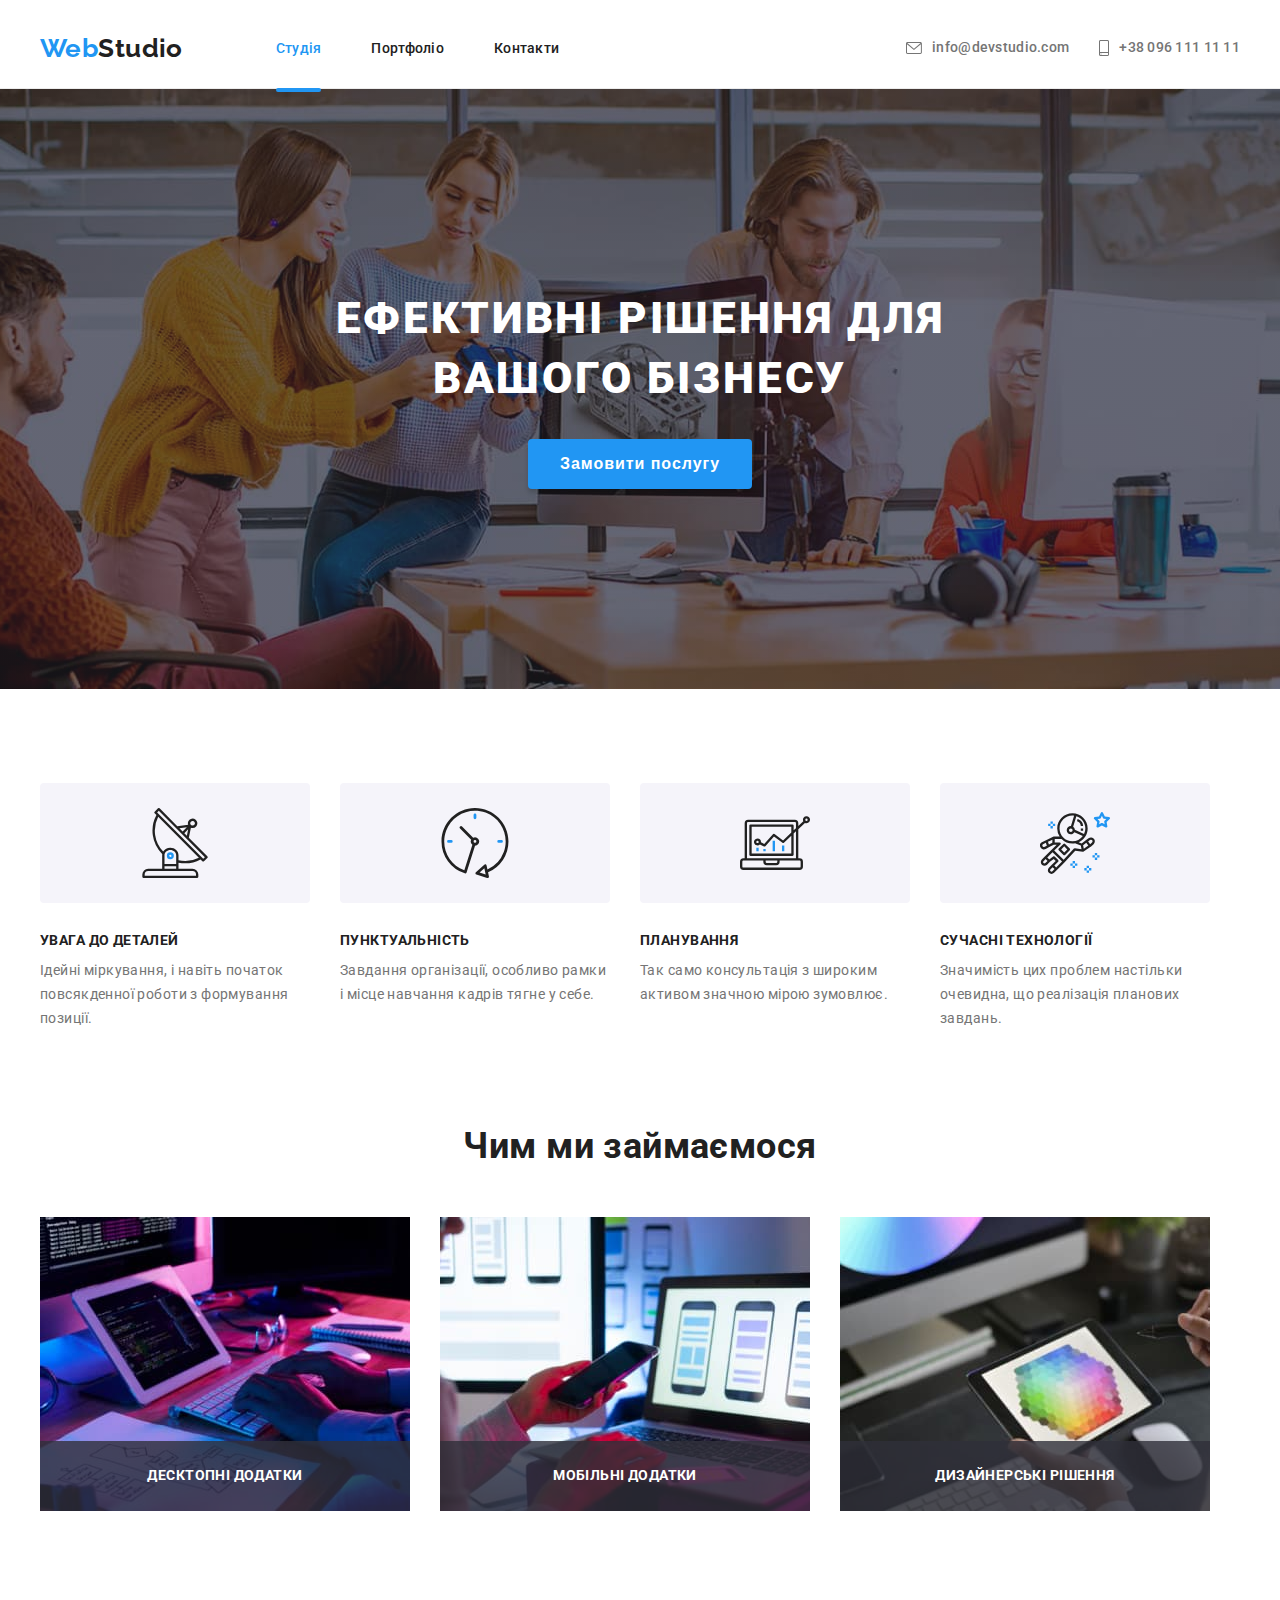
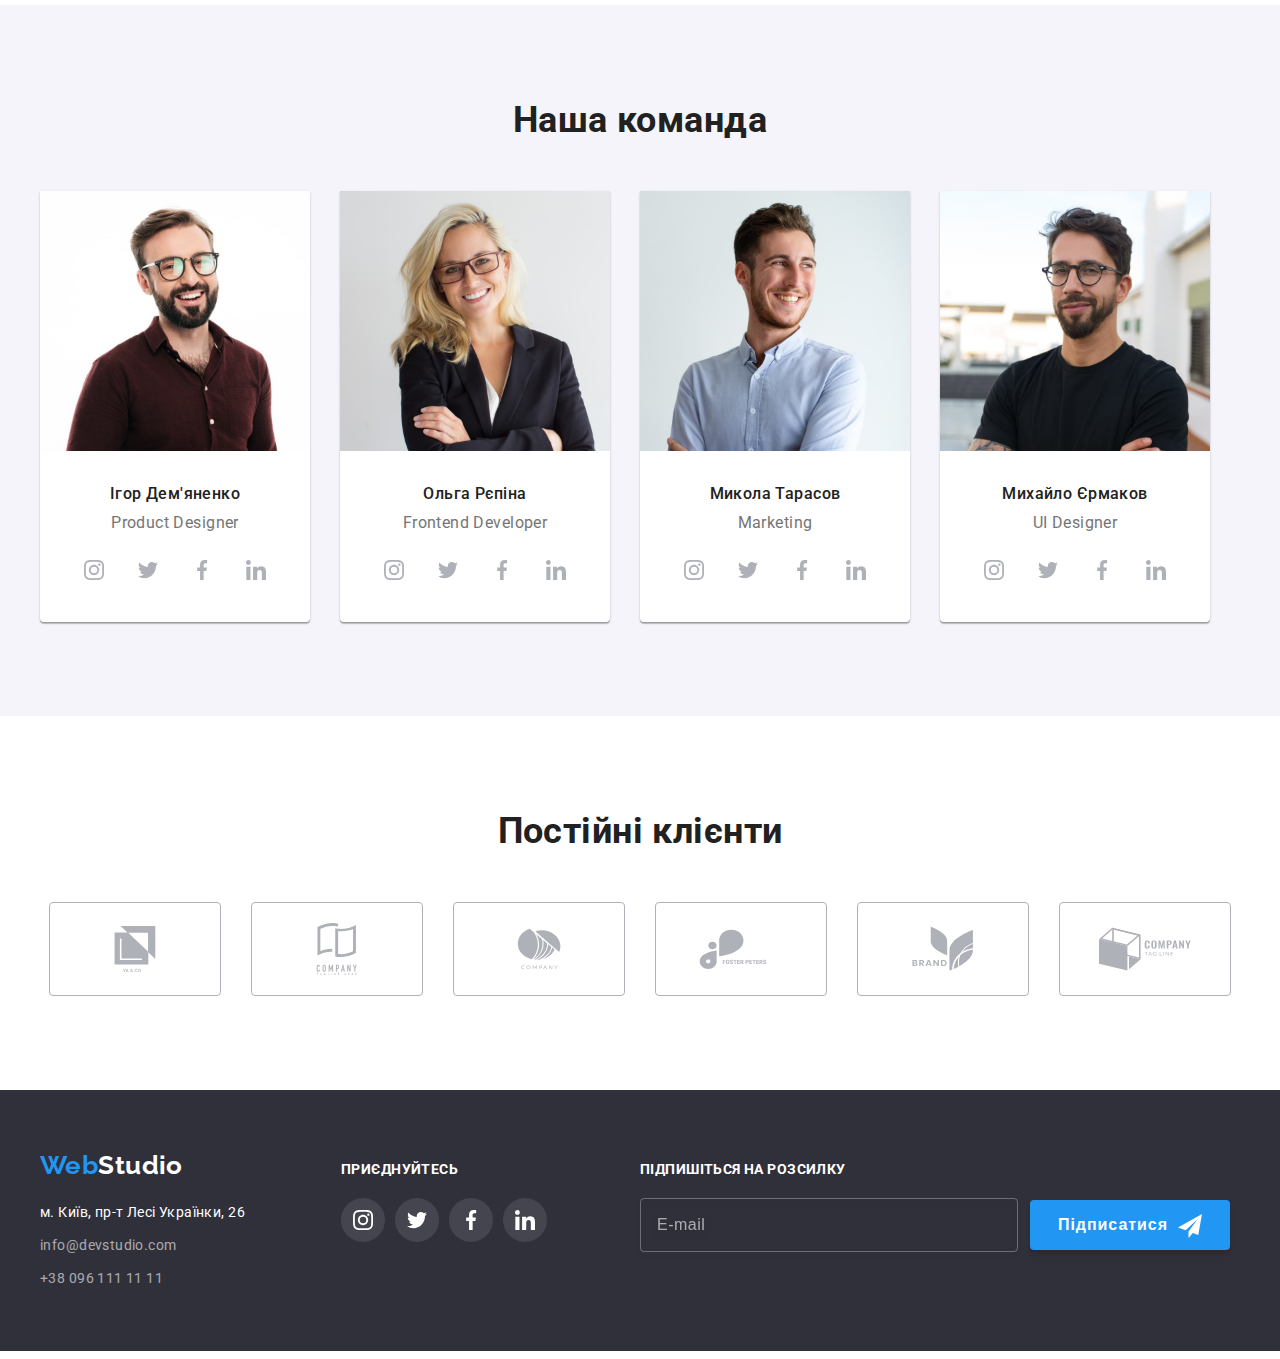
<file: index.html>
<!DOCTYPE html>
<html lang="uk">

<head>
    <meta charset="UTF-8">
    <meta http-equiv="X-UA-Compatible" content="IE=edge">
    <meta name="viewport" content="width=device-width, initial-scale=1.0">
    <title>Webstudio</title>
    <link rel="stylesheet" href="https://cdnjs.cloudflare.com/ajax/libs/modern-normalize/1.1.0/modern-normalize.min.css"
        integrity="sha512-wpPYUAdjBVSE4KJnH1VR1HeZfpl1ub8YT/NKx4PuQ5NmX2tKuGu6U/JRp5y+Y8XG2tV+wKQpNHVUX03MfMFn9Q=="
        crossorigin="anonymous" referrerpolicy="no-referrer" />
    <link
        href="https://fonts.googleapis.com/css2?family=Raleway:wght@700&family=Roboto:wght@400;500;700;900&display=swap"
        rel="stylesheet" />
    <link rel="stylesheet" href="./css/main.min.css">
    <!-- <link rel="stylesheet" href="./css/styles.css" /> -->
</head>

<body class="page">
    <header class="header">
        <div class="header__container container">
            <nav class="header__nav">
                <a class="logo" href="./index.html">Web<span class="header__logo">Studio</span></a>
                <ul class="header__list list">
                    <li><a class="header__item current" href="./index.html">Студія</a></li>
                    <li><a class="header__item" href="./portfolio.html">Портфоліо</a></li>
                    <li><a class="header__item" href="#">Контакти</a></li>
                </ul>
            </nav>

            <ul class="header__contacts list">
                <li class="header__contact-item">
                    <a class="header__email" href="mailto:info@devstudio.com" aria-label="mail">
                        <svg class="icon-mail" width="16" height="12">
                            <use href="./images/icons.svg#icon-envelope"></use>
                        </svg>
                        <span>info@devstudio.com</span>
                    </a>
                </li>
                <li class="header__contact-item">
                    <a class="contact__phone" href="tel:+380961111111">
                        <svg class="icon-phone" width="10" height="16">
                            <use href="./images/icons.svg#icon-smartphone"></use>
                        </svg>
                        <span>+38 096 111 11 11</span>
                    </a>
                </li>
            </ul>
        </div>
    </header>

    <main>
        <!-- hero -->
        <section class="hero">
            <div class="hero__content container">
                <h1 class="hero__title">Ефективні рішення для <br>вашого бізнесу</h1>
                <button class="hero__btn button" type="button" data-modal-open>Замовити послугу</button>
            </div>
        </section>

        <!-- benefits -->
        <section class="benefits section">
            <div class="benefits__content container">
                <h2 class="section__title visually-hidden">Наші переваги</h2>

                <ul class="benefits__list list">
                    <li class="benefits__item">
                        <div class="svg-box">
                            <svg class="icon-antenna" width="70" height="70">
                                <use href="./images/icons.svg#icon-antenna-1"></use>
                            </svg>
                        </div>
                        <div class="benefits__description">
                            <h3 class="benefits__item-title">УВАГА ДО ДЕТАЛЕЙ</h3>
                            <p class="benefits__text">Ідейні міркування, і навіть початок повсякденної роботи з формування
                                позиції.</p>
                        </div>
                    </li>
                    <li class="benefits__item">
                        <div class="svg-box">
                            <svg class="icon-clock-1" width="70" height="70">
                                <use href="./images/icons.svg#icon-clock-1"></use>
                            </svg>
                        </div>
                        <div class="benefits__description">
                            <h3 class="benefits__item-title">ПУНКТУАЛЬНІСТЬ</h3>
                            <p class="benefits__text">Завдання організації, особливо рамки і місце навчання кадрів тягне у себе.
                            </p>
                        </div>
                    </li>
                    <li class="benefits__item">
                        <div class="svg-box">
                            <svg class="icon-diagram-1" width="70" height="70">
                                <use href="./images/icons.svg#icon-diagram-1"></use>
                            </svg>
                        </div>
                        <div class="benefits__description">
                            <h3 class="benefits__item-title">ПЛАНУВАННЯ</h3>
                            <p class="benefits__text">Так само консультація з широким активом значною мірою зумовлює.</p>
                        </div>
                    </li>
                    <li class="benefits__item">
                        <div class="svg-box">
                            <svg class="icon-astronaut-1" width="70" height="70">
                                <use href="./images/icons.svg#icon-astronaut-1"></use>
                            </svg>
                        </div>
                        <div class="benefits__description">
                            <h3 class="benefits__item-title">СУЧАСНІ ТЕХНОЛОГІЇ</h3>
                            <p class="benefits__text">Значимість цих проблем настільки очевидна, що реалізація планових завдань.
                            </p>
                        </div>
                    </li>
                </ul>
            </div>
        </section>

        <!-- services -->
        <section class="services section">
            <div class="services__container container">
                <h2 class="section__title">Чим ми займаємося</h2>

                <ul class="services__list list">
                    <li class="services__items">
                        <div class="services__item">
                            <img class="services__img" src="./images/picture1.jpg" alt="Написання коду" width="370" />
                            <p class="services__description">Десктопні додатки</p>
                        </div>
                    </li>
                    <li class="services__items">
                        <div class="services__item">
                            <img class="services__img" src="./images/picture2.jpg" alt="Розробка мобільних додатків" width="370" />
                            <p class="services__description">Мобільні додатки</p>
                        </div>
                    </li>
                    <li class="services__items">
                        <div class="services__item">
                            <img class="services__img" src="./images/picture3.jpg" alt="Дизайн" width="370" />
                            <p class="services__description">Дизайнерські рішення</p>
                        </div>
                    </li>

                </ul>
            </div>
        </section>

        <!-- team -->
        <section class="team section">
            <div class="team__container container">
                <h2 class="section__title">Наша команда</h2>
        
                <ul class="team__list list">
                    <li class="team__member">
                        <img class="team__img" src="./images/team1.jpg" alt="Співробітник компанії" width="270" />
                        <div class="team__item">
                            <h3 class="team__name title">Ігор Дем'яненко</h3>
                            <p class="team__position">Product Designer</p>
                            <ul class="social-list">
                                <li class="social-link-item">
                                    <a class="social-link members-link" href="https://www.instagram.com/" aria-label="link to instagram">
                                        <svg class="icon-svg" width="20" height="20">
                                            <use href="./images/icons.svg#icon-instagram-2"></use>
                                        </svg>
                                    </a>
                                </li>
                                <li class="social-link-item">
                                    <a class="social-link members-link" href="https://www.twitter.com/" aria-label="link to twitter">
                                        <svg class="icon-svg" width="20" height="20">
                                            <use href="./images/icons.svg#icon-twitter-1"></use>
                                        </svg>
                                    </a>
                                </li>
                                <li class="social-link-item">
                                    <a class="social-link members-link" href="https://www.facebook.com/" aria-label="link to facebook">
                                        <svg class="icon-svg" width="20" height="20">
                                            <use href="./images/icons.svg#icon-facebook-1"></use>
                                        </svg>
                                    </a>
                                </li>
                                <li class="social-link-item">
                                    <a class="social-link members-link" href="https://www.linkedin.com/" aria-label="link to linkedin">
                                        <svg class="icon-svg" width="20" height="20">
                                            <use href="./images/icons.svg#icon-linkedin-1"></use>
                                        </svg>
                                    </a>
                                </li>
                            </ul>
                        </div>
                    </li>

                    <li class="team__member">
                        <img class="team__img" src="./images/team2.jpg" alt="Співробітник компанії" width="270" />
                        <div class="team__item">
                            <h3 class="team__name title">Ольга Рєпіна</h3>
                            <p class="team__position">Frontend Developer</p>
                            <ul class="social-list">
                                <li class="social-link-item">
                                    <a class="social-link members-link" href="https://www.instagram.com/" aria-label="link to instagram">
                                        <svg class="icon-svg" width="20" height="20">
                                            <use href="./images/icons.svg#icon-instagram-2"></use>
                                        </svg>
                                    </a>
                                </li>
                                <li class="social-link-item">
                                    <a class="social-link members-link" href="https://www.twitter.com/" aria-label="link to twitter">
                                        <svg class="icon-svg" width="20" height="20">
                                            <use href="./images/icons.svg#icon-twitter-1"></use>
                                        </svg>
                                    </a>
                                </li>
                                <li class="social-link-item">
                                    <a class="social-link members-link" href="https://www.facebook.com/" aria-label="link to facebook">
                                        <svg class="icon-svg" width="20" height="20">
                                            <use href="./images/icons.svg#icon-facebook-1"></use>
                                        </svg>
                                    </a>
                                </li>
                                <li class="social-link-item">
                                    <a class="social-link members-link" href="https://www.linkedin.com/" aria-label="link to linkedin">
                                        <svg class="icon-svg" width="20" height="20">
                                            <use href="./images/icons.svg#icon-linkedin-1"></use>
                                        </svg>
                                    </a>
                                </li>
                            </ul>
                        </div>
                    </li>
                    <li class="team__member">
                        <img class="team__img" src="./images/team3.jpg" alt="Співробітник компанії" width="270" />
                        <div class="team__item">
                            <h3 class="team__name title">Микола Тарасов</h3>
                            <p class="team__position">Marketing</p>
                            <ul class="social-list">
                                <li class="social-link-item">
                                    <a class="social-link members-link" href="https://www.instagram.com/" aria-label="link to instagram">
                                        <svg class="icon-svg" width="20" height="20">
                                            <use href="./images/icons.svg#icon-instagram-2"></use>
                                        </svg>
                                    </a>
                                </li>
                                <li class="social-link-item">
                                    <a class="social-link members-link" href="https://www.twitter.com/" aria-label="link to twitter">
                                        <svg class="icon-svg" width="20" height="20">
                                            <use href="./images/icons.svg#icon-twitter-1"></use>
                                        </svg>
                                    </a>
                                </li>
                                <li class="social-link-item">
                                    <a class="social-link members-link" href="https://www.facebook.com/" aria-label="link to facebook">
                                        <svg class="icon-svg" width="20" height="20">
                                            <use href="./images/icons.svg#icon-facebook-1"></use>
                                        </svg>
                                    </a>
                                </li>
                                <li class="social-link-item">
                                    <a class="social-link members-link" href="https://www.linkedin.com/" aria-label="link to linkedin">
                                        <svg class="icon-svg" width="20" height="20">
                                            <use href="./images/icons.svg#icon-linkedin-1"></use>
                                        </svg>
                                    </a>
                                </li>
                            </ul>
                        </div>
                    </li>
                    <li class="team__member">
                        <img class="team__img" src="./images/team4.jpg" alt="Співробітник компанії" width="270" />
                        <div class="team__item">
                            <h3 class="team__name title">Михайло Єрмаков</h3>
                            <p class="team__position">UI Designer</p>
                            <ul class="social-list">
                                <li class="social-link-item">
                                    <a class="social-link members-link" href="https://www.instagram.com/" aria-label="link to instagram">
                                        <svg class="icon-svg" width="20" height="20">
                                            <use href="./images/icons.svg#icon-instagram-2"></use>
                                        </svg>
                                    </a>
                                </li>
                                <li class="social-link-item">
                                    <a class="social-link members-link" href="https://www.twitter.com/" aria-label="link to twitter">
                                        <svg class="icon-svg" width="20" height="20">
                                            <use href="./images/icons.svg#icon-twitter-1"></use>
                                        </svg>
                                    </a>
                                </li>
                                <li class="social-link-item">
                                    <a class="social-link members-link" href="https://www.facebook.com/" aria-label="link to facebook">
                                        <svg class="icon-svg" width="20" height="20">
                                            <use href="./images/icons.svg#icon-facebook-1"></use>
                                        </svg>
                                    </a>
                                </li>
                                <li class="social-link-item">
                                    <a class="social-link members-link" href="https://www.linkedin.com/" aria-label="link to linkedin">
                                        <svg class="icon-svg" width="20" height="20">
                                            <use href="./images/icons.svg#icon-linkedin-1"></use>
                                        </svg>
                                    </a>
                                </li>
                            </ul>
                        </div>
                    </li>
                </ul>
            </div>
        </section>

        <!-- clients -->
        <section class="clients section">
            <div class="clients_container container">
                <h2 class="section__title">Постійні клієнти</h2>

                <ul class="clients__list">
                    <li class="clients__company">
                        <a href="#" class="company__link">
                            <svg class="company__svg" weight="41" height="46.7">
                            <use href="./images/icons.svg#icon-group"></use>
                        </svg>
                        </a>
                    </li>
                    <li class="clients__company">
                        <a href="#" class="company__link">
                            <svg class="company__svg" weight="40" height="52">
                            <use href="./images/icons.svg#icon-group5"></use>
                        </svg>
                        </a>
                    </li>
                    <li class="clients__company">
                        <a href="#" class="company__link">
                            <svg class="company__svg" weight="43.46" height="41.18">
                            <use href="./images/icons.svg#icon-group-1"></use>
                        </svg>
                        </a>
                    </li>
                    <li class="clients__company">
                        <a href="#" class="company__link">
                            <svg class="company__svg" weight="84.44" height="40.62">
                            <use href="./images/icons.svg#icon-group-2"></use>
                        </svg>
                        </a>
                    </li>
                    <li class="clients__company">
                        <a href="#" class="company__link">
                            <svg class="company__svg" weight="62.54" height="45.43">
                            <use href="./images/icons.svg#icon-group-3"></use>
                        </svg>
                        </a>
                    </li>
                    <li class="clients__company">
                        <a href="#" class="company__link">
                            <svg class="company__svg" weight="93.79" height="43.93">
                            <use href="./images/icons.svg#icon-group-4"></use>
                        </svg>
                        </a>
                    </li>
                </ul>
            </div>
        </section>
    </main>

    <footer class="footer">
        <div class="footer-content container">
            <div class="contacts">
                <a class="logo" href="./index.html">Web<span class="footer__logo">Studio</span>
                </a>

                <address>
                    <ul class="address coordinates list">
                        <li class="address-list"><a class="location"
                                href="https://www.google.com/maps/d/viewer?mid=10uSM3H-mIU3GznYo2szRIEphczw&hl=en_US&ll=50.42732700000001%2C30.538092&z=17"
                                target="_blank" rel="noopener noreferrer">м. Київ, пр-т Лесі Українки, 26</a></li>
                        <li class="address-list"><a class="address-title"
                                href="mailto:info@devstudio.com">info@devstudio.com</a>
                        </li>
                        <li class="address-list"><a class="address-title" href="tel:+380961111111">+38 096 111 11 11</a>
                        </li>
                    </ul>
                </address>
            </div>
            <div class="join">
                <h3 class="join-title">приєднуйтесь</h3>

                <ul class="social-list">
                    <li class="social-link-item">
                        <a class="social-link network-link" href="https://www.instagram.com/" aria-label="link to instagram">
                            <svg class="icon-svg" width="20" height="20">
                                <use href="./images/icons.svg#icon-instagram-2"></use>
                            </svg>
                        </a>
                    </li>
                    <li class="social-link-item">
                        <a class="social-link network-link" href="https://www.twitter.com/" aria-label="link to twitter">
                            <svg class="icon-svg" width="20" height="20">
                                <use href="./images/icons.svg#icon-twitter-1"></use>
                            </svg>
                        </a>
                    </li>
                    <li class="social-link-item">
                        <a class="social-link network-link" href="https://www.facebook.com/" aria-label="link to facebook">
                            <svg class="icon-svg" width="20" height="20">
                                <use href="./images/icons.svg#icon-facebook-1"></use>
                            </svg>
                        </a>
                    </li>
                    <li class="social-link-item">
                        <a class="social-link network-link" href="https://www.linkedin.com/" aria-label="link to linkedin">
                            <svg class="icon-svg" width="20" height="20">
                                <use href="./images/icons.svg#icon-linkedin-1"></use>
                            </svg>
                        </a>
                    </li>
                </ul>
            </div>

            <form class="subscribe-form">
                <h3 class="subscribe-title">Підпишіться на розсилку</h3>
                <div class="subscribe-items">
                    <input class="subscribe-input" type="mail" name="e-mail" id="subscribe-mail" placeholder="E-mail">
                    <button class="footer__btn button" type="submit">
                        <span class="subscribe-button-tittle">Підписатися</span>
                        <span class="subscribe-btn-icon">
                            <svg class="icon-letter" width="24" height="24">
                                <use class="subscribe-icon" href="./images/icons.svg#icon-letter"></use>
                            </svg>
                        </span>
                    </button>
                </div>
            </form>
        </div>
    </footer>

    <div class="backdrop is-hidden" data-modal>
        <div class="modal">
            <p class="modal-title">Залиште свої дані, ми вам передзвонимо</p>
            <button data-modal-close class="button-close">
                <svg class="icon-close" width="18" height="18">
                    <use href="./images/icons.svg#icon-icon-close"></use>
                </svg>
            </button>
            <form class="modal-form">
                <div class="form-group">
                    <label class="modal-label" for="user-name">Ім'я</label>
                    <input class="modal-input" type="text" name="name" id="user-name">
                    <svg class="icon-form" width="18" height="18">
                        <use href="./images/icons.svg#icon-icon-person"></use>
                    </svg>
                </div>
                <div class="form-group">
                    <label class="modal-label" for="user-phone">Телефон</label>
                    <input class="modal-input" type="tel" name="phone" id="user-phone">
                    <svg class="icon-form" width="18" height="18">
                        <use href="./images/icons.svg#icon-icon-phone"></use>
                    </svg>
                </div>
                <div class="form-group">
                    <label class="modal-label" for="user-email">Пошта</label>
                    <input class="modal-input" type="mail" name="email" id="user-email">
                    <svg class="icon-form" width="18" height="18">
                        <use href="./images/icons.svg#icon-icon-email"></use>
                    </svg>
                </div>
                <div class="form-box">
                    <label class="modal-label" for="user-comment">Коментар</label>
                    <textarea class="modal-textarea" name="comment" id="user-comment" placeholder="Введіть текст"></textarea>
                </div>

                <div class="form-agreement">
                    <label class="check-label" for="user-accept">
                        <input class="modal-checked visually-hidden" type="checkbox" name="accept" id="user-accept">
                        <span class="form-checkbox">
                            <svg class="icon-checked" width="16" height="15">
                                <use class="icon-vector" href="./images/icons.svg#icon-checkbox"></use>
                            </svg>
                        </span>
                        <span class="checkbox-text">Погоджуюся з розсилкою та приймаю</span>
                    </label>
                    <a href="#" class="checkbox-link">Умови договору</a>
                </div>

                <button class="form-button" type="submit">Відправити</button>
        </form>
        </div>
    </div>

    <script src="./js/modal.js"></script>
</body>

</html>
</file>
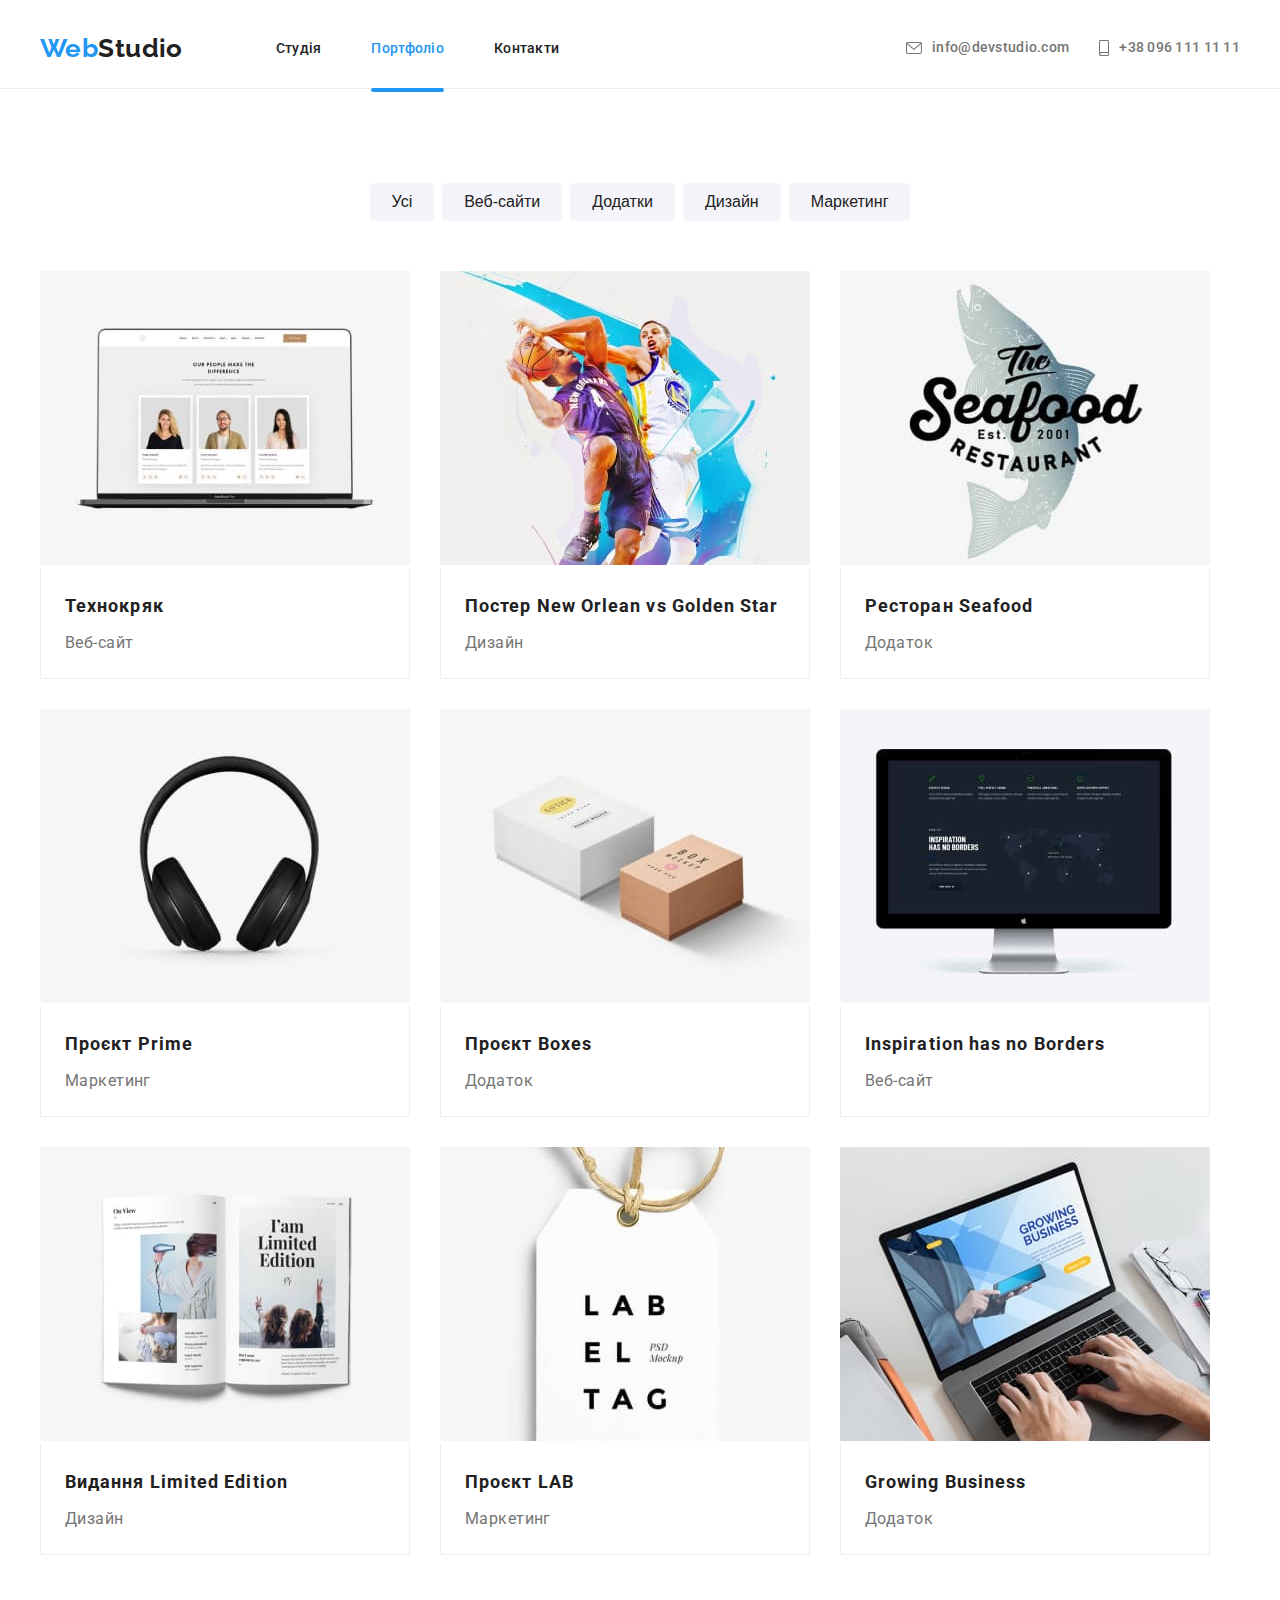
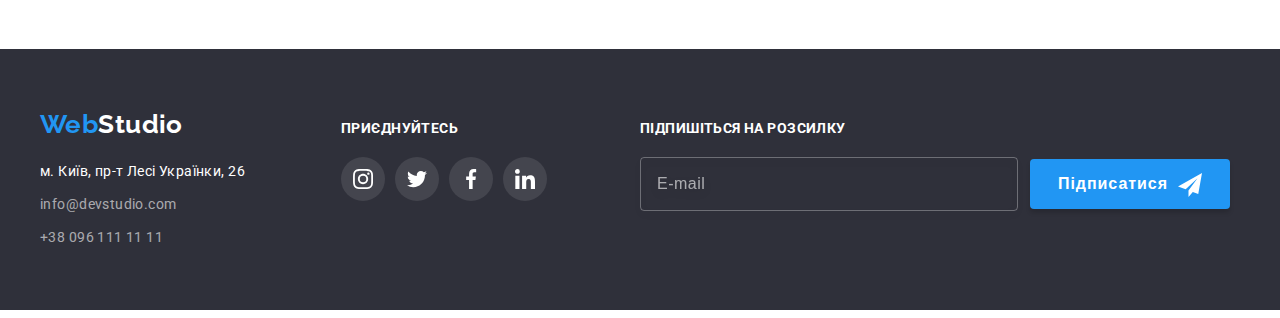
<file: portfolio.html>
<!DOCTYPE html>
<html lang="uk">

<head>
    <meta charset="UTF-8">
    <meta http-equiv="X-UA-Compatible" content="IE=edge">
    <meta name="viewport" content="width=device-width, initial-scale=1.0">
    <title>Portfolio</title>
    <link rel="stylesheet" href="https://cdnjs.cloudflare.com/ajax/libs/modern-normalize/1.1.0/modern-normalize.min.css"
        integrity="sha512-wpPYUAdjBVSE4KJnH1VR1HeZfpl1ub8YT/NKx4PuQ5NmX2tKuGu6U/JRp5y+Y8XG2tV+wKQpNHVUX03MfMFn9Q=="
        crossorigin="anonymous" referrerpolicy="no-referrer" />
    <link
        href="https://fonts.googleapis.com/css2?family=Raleway:wght@700&family=Roboto:wght@400;500;700;900&display=swap"
        rel="stylesheet" />

    <link rel="stylesheet" href="./css/main.min.css">
    <!-- <link rel="stylesheet" href="./css/styles.css" /> -->
</head>

<body class="page">
    <header class="header">
        <div class="header__container container">
            <nav class="header__nav">
                <a class="logo" href="./index.html">Web<span class="header__logo">Studio</span></a>
                <ul class="header__list list">
                    <li><a class="header__item" href="./index.html">Студія</a></li>
                    <li><a class="header__item current" href="./portfolio.html">Портфоліо</a></li>
                    <li><a class="header__item" href="#">Контакти</a></li>
                </ul>
            </nav>
    
            <ul class="header__contacts list">
                <li class="header__contact-item">
                    <a class="header__email" href="mailto:info@devstudio.com" aria-label="mail">
                        <svg class="icon-mail" width="16" height="12">
                            <use href="./images/icons.svg#icon-envelope"></use>
                        </svg>
                        <span>info@devstudio.com</span>
                    </a>
                </li>
                <li class="header__contact-item">
                    <a class="contact__phone" href="tel:+380961111111">
                        <svg class="icon-phone" width="10" height="16">
                            <use href="./images/icons.svg#icon-smartphone"></use>
                        </svg>
                        <span>+38 096 111 11 11</span>
                    </a>
                </li>
            </ul>
        </div>
    </header>

    <main>
        <section class="section">
            <div class="container">
                <h1 class="section-title visually-hidden">Портфоліо</h1>

                <!-- navigtion -->
                <ul class="button-nav filter-nav list">
                    <li><button class="button-nav-item" type="button">Усі</button></li>
                    <li><button class="button-nav-item" type="button">Веб-сайти</button></li>
                    <li><button class="button-nav-item" type="button">Додатки</button></li>
                    <li><button class="button-nav-item" type="button">Дизайн</button></li>
                    <li><button class="button-nav-item" type="button">Маркетинг</button></li>
                </ul>

                <!-- Examples -->
                <ul class="works list">
                    <li class="works-item">
                        <a class="work-link" href="#">
                            <div class="description">
                                <img class="img" src="./images/filtr.jpg" alt="Сторінка сайту" width="370" />
                                <p class="description-text">Ресурс пропонує комплексні пропозиції з різним рівнем
                                    функціоналу та сервісів. Все це дозволить відвідувачу отримати вичерпні відомості
                                    про компанію чи приватну особу.</p>
                            </div>
                            <div class="content-border">
                                <h2 class="works-title">Технокряк</h2>
                                <p class="works-text">Веб-сайт</p>
                            </div>
                        </a>
                    </li>
                    <li class="works-item">
                        <a class="work-link" href="#">
                            <div class="description">
                                <img class="img" src="./images/filtr2.jpg" alt="Два баскетболіста" width="370" />
                                <p class="description-text">Ресурс пропонує комплексні пропозиції з різним рівнем функціоналу та сервісів. Все це
                                    дозволить відвідувачу отримати вичерпні відомості про компанію чи приватну особу.
                                </p>
                            </div>
                            <div class="content-border">
                                <h2 class="works-title">Постер New Orlean vs Golden Star</h2>
                                <p class="works-text">Дизайн</p>
                            </div>
                        </a>
                    </li>
                    <li class="works-item">
                        <a class="work-link" href="#">
                            <div class="description">
                                <img class="img" src="./images/filtr3.jpg" alt="Лого ресторану" width="370" />
                                <p class="description-text">Ресурс пропонує комплексні пропозиції з різним рівнем функціоналу та сервісів. Все це
                                    дозволить відвідувачу отримати вичерпні відомості про компанію чи приватну особу.
                                </p>
                            </div>
                            <div class="content-border">
                                <h2 class="works-title">Ресторан Seafood</h2>
                                <p class="works-text">Додаток</p>
                            </div>
                        </a>
                    </li>
                    <li class="works-item">
                        <a class="work-link" href="#">
                            <div class="description">
                                <img class="img" src="./images/filtr4.jpg" alt="Навушники" width="370" />
                                <p class="description-text">Ресурс пропонує комплексні пропозиції з різним рівнем функціоналу та сервісів. Все це
                                    дозволить відвідувачу отримати вичерпні відомості про компанію чи приватну особу.
                                </p>
                            </div>
                            <div class="content-border">
                                <h2 class="works-title">Проєкт Prime</h2>
                                <p class="works-text">Маркетинг</p>
                            </div>
                        </a>
                    </li>
                    <li class="works-item">
                        <a class="work-link" href="#">
                            <div class="description">
                                <img class="img" src="./images/filtr5.jpg" alt="Дві коробки" width="370" />
                                <p class="description-text">Ресурс пропонує комплексні пропозиції з різним рівнем функціоналу та сервісів. Все це
                                    дозволить відвідувачу отримати вичерпні відомості про компанію чи приватну особу.
                                </p>
                            </div>
                            <div class="content-border">
                                <h2 class="works-title">Проєкт Boxes</h2>
                                <p class="works-text">Додаток</p>
                            </div>
                        </a>
                    </li>
                    <li class="works-item">
                        <a class="work-link" href="#">
                            <div class="description">
                                <img class="img" src="./images/filtr6.jpg" alt="Увімкнений монітор" width="370" />
                                <p class="description-text">Ресурс пропонує комплексні пропозиції з різним рівнем функціоналу та сервісів. Все це
                                    дозволить відвідувачу отримати вичерпні відомості про компанію чи приватну особу.
                                </p>
                            </div>
                            <div class="content-border">
                                <h2 class="works-title">Inspiration has no Borders</h2>
                                <p class="works-text">Веб-сайт</p>
                            </div>
                        </a>
                    </li>
                    <li class="works-item">
                        <a class="work-link" href="#">
                            <div class="description">
                                <img class="img" src="./images/filtr7.jpg" alt="Розгорнутий журнал" width="370" />
                                <p class="description-text">Ресурс пропонує комплексні пропозиції з різним рівнем функціоналу та сервісів. Все це
                                    дозволить відвідувачу отримати вичерпні відомості про компанію чи приватну особу.
                                </p>
                            </div>
                            <div class="content-border">
                                <h2 class="works-title">Видання Limited Edition</h2>
                                <p class="works-text">Дизайн</p>
                            </div>
                        </a>
                    </li>
                    <li class="works-item">
                        <a class="work-link" href="#">
                            <div class="description">
                                <img class="img" src="./images/filtr8.jpg" alt="Лейбл" width="370" />
                                <p class="description-text">Ресурс пропонує комплексні пропозиції з різним рівнем функціоналу та сервісів. Все це
                                    дозволить відвідувачу отримати вичерпні відомості про компанію чи приватну особу.
                                </p>
                            </div>
                            <div class="content-border">
                                <h2 class="works-title">Проєкт LAB</h2>
                                <p class="works-text">Маркетинг</p>
                            </div>
                        </a>
                    </li>
                    <li class="works-item">
                        <a class="work-link" href="#">
                            <div class="description">
                                <img class="img" src="./images/filtr9.jpg" alt="Руки на клавіатурі ноутбука"
                                    width="370" />
                                <p class="description-text">Ресурс пропонує комплексні пропозиції з різним рівнем функціоналу та сервісів. Все це
                                    дозволить відвідувачу отримати вичерпні відомості про компанію чи приватну особу.
                                </p>
                            </div>
                            <div class="content-border">
                                <h2 class="works-title">Growing Business</h2>
                                <p class="works-text">Додаток</p>
                            </div>
                        </a>
                    </li>
                </ul>
            </div>
        </section>
    </main>

    <footer class="footer">
        <div class="footer-content container">
            <div class="contacts">
                <a class="logo" href="./index.html">Web<span class="footer__logo">Studio</span>
                </a>
    
                <address>
                    <ul class="address coordinates list">
                        <li class="address-list"><a class="location"
                                href="https://www.google.com/maps/d/viewer?mid=10uSM3H-mIU3GznYo2szRIEphczw&hl=en_US&ll=50.42732700000001%2C30.538092&z=17"
                                target="_blank" rel="noopener noreferrer">м. Київ, пр-т Лесі Українки, 26</a></li>
                        <li class="address-list"><a class="address-title"
                                href="mailto:info@devstudio.com">info@devstudio.com</a>
                        </li>
                        <li class="address-list"><a class="address-title" href="tel:+380961111111">+38 096 111 11 11</a>
                        </li>
                    </ul>
                </address>
            </div>
            <div class="join">
                <h3 class="join-title">приєднуйтесь</h3>
    
                <ul class="social-list">
                    <li class="social-link-item">
                        <a class="social-link network-link" href="https://www.instagram.com/"
                            aria-label="link to instagram">
                            <svg class="icon-svg" width="20" height="20">
                                <use href="./images/icons.svg#icon-instagram-2"></use>
                            </svg>
                        </a>
                    </li>
                    <li class="social-link-item">
                        <a class="social-link network-link" href="https://www.twitter.com/" aria-label="link to twitter">
                            <svg class="icon-svg" width="20" height="20">
                                <use href="./images/icons.svg#icon-twitter-1"></use>
                            </svg>
                        </a>
                    </li>
                    <li class="social-link-item">
                        <a class="social-link network-link" href="https://www.facebook.com/" aria-label="link to facebook">
                            <svg class="icon-svg" width="20" height="20">
                                <use href="./images/icons.svg#icon-facebook-1"></use>
                            </svg>
                        </a>
                    </li>
                    <li class="social-link-item">
                        <a class="social-link network-link" href="https://www.linkedin.com/" aria-label="link to linkedin">
                            <svg class="icon-svg" width="20" height="20">
                                <use href="./images/icons.svg#icon-linkedin-1"></use>
                            </svg>
                        </a>
                    </li>
                </ul>
            </div>
    
            <form class="subscribe-form">
                <h3 class="subscribe-title">Підпишіться на розсилку</h3>
                <div class="subscribe-items">
                    <input class="subscribe-input" type="mail" name="e-mail" id="subscribe-mail" placeholder="E-mail">
                    <button class="footer__btn button" type="submit">
                        <span class="subscribe-button-tittle">Підписатися</span>
                        <span class="subscribe-btn-icon">
                            <svg class="icon-letter" width="24" height="24">
                                <use class="subscribe-icon" href="./images/icons.svg#icon-letter"></use>
                            </svg>
                        </span>
                    </button>
                </div>
            </form>
        </div>
    </footer>
</body>

</html>
</file>
<file: css/styles.css>
/* index.htm */


/* колір основного тексту #212121 */
/* вторинний колір тексту #757575 */
/* акцент - синій #2196F3 */
/* основний колір фону білий #FFFFFF*/
/* рамка контейнера 1px solid #EEEEEE  */
/* білий з прозорістю rgba(255, 255, 255, 0.6) */

/* body */

/* header */

/* main */

/* hero */

/* benefits */

/* Services */

/* team */

/* clients */

/* footer */

/* modal window */


/* subscribe */

/* filter */


/* Examples */
</file>
<file: css/main.min.css>
:root{--primary-text-color: #757575;--title-text-color: #212121;--hero-text-color: #FFFFFF;--acent-color: #2196F3;--filter-background-color: #F5F4FA;--cubic: cubic-bezier(0.4, 0, 0.2, 1)}ul{list-style:none;padding:0;margin:0}h1,h2,h3{margin:0}p{margin:0}.page{background-color:var(--hero-text-color);color:var(--primary-text-color);font-family:Roboto,sans-serif,Raleway,sans-serif;font-size:14px;letter-spacing:.03em;margin-left:auto;margin-right:auto}.container{max-width:1200px;padding-left:15px;padding-right:15px;margin-left:auto;margin-right:auto}.section{padding-top:94px;padding-bottom:94px}.visually-hidden{position:absolute;white-space:nowrap;width:1px;height:1px;overflow:hidden;border:0;padding:0;clip:rect(0 0 0 0);clip-path:inset(50%);margin:-1px}.list{list-style:none}.button{color:var(--hero-text-color);background-color:var(--acent-color);box-shadow:0px 4px 4px rgba(0,0,0,.15);cursor:pointer;border-radius:4px;border:none;font-size:16px;line-height:1.88;letter-spacing:.06em;font-weight:700}.social-list{display:flex;align-items:center;justify-content:center;gap:10px}.social-link{width:44px;height:44px;display:flex;align-items:center;justify-content:center;border-radius:50%}.header{border-bottom:1px solid #ececec}.header__container{display:flex;align-items:center;justify-content:center}.header__nav{display:flex;align-items:center;justify-content:center}.header__logo{color:var(--title-text-color);padding-top:24px;padding-bottom:25px}.header__list{display:flex;align-items:center;justify-content:center;gap:50px;margin-left:93px}.header__item{position:relative;color:var(--title-text-color);font-weight:500;line-height:1.14;letter-spacing:.02em;text-decoration:none;transition:color 250ms var(--cubic)}.header__item:hover,.header__item:focus{color:var(--acent-color)}.current{color:var(--acent-color)}.current:after{display:block;position:absolute;content:"";width:100%;height:4px;border-radius:2px;background-color:var(--acent-color);left:0;top:100%}.header__contacts{display:flex;align-items:center;gap:30px;margin-left:auto}.header__contacts a{color:var(--primary-text-color);font-weight:500;line-height:1.14;letter-spacing:.02em;text-decoration:none;transition:color 250ms var(--cubic)}.header__contacts a:hover,.header__contacts a:focus{color:var(--acent-color)}.header__item,.header__email,.contact__phone{padding-top:32px;padding-bottom:32px}.header__email,.contact__phone{display:flex;justify-content:center;align-items:center;gap:10px}.icon-mail,.icon-phone{fill:currentColor}.logo{color:var(--acent-color);font-family:Raleway,sans-serif;font-weight:700;font-size:26px;line-height:1.19;text-decoration:none}.hero{background-color:#2f303a;background-image:linear-gradient(rgba(47, 48, 58, 0.4), rgba(47, 48, 58, 0.4)),url(../images/heroback.jpg);background-size:1600px 600px;background-repeat:no-repeat;background-position:center;text-align:center;margin-left:auto;margin-right:auto;padding-top:200px;padding-bottom:200px}.hero__title{color:var(--hero-text-color);font-weight:900;font-size:44px;line-height:1.36;letter-spacing:.06em;text-transform:uppercase;text-align:center;margin-bottom:30px}.hero__btn{padding:10px 32px}.benefits__list{display:flex;gap:30px}.benefits__item{width:270px}.svg-box{display:flex;align-items:center;justify-content:center;background-color:var(--filter-background-color);background-position:center;border-radius:4px;width:270px;height:120px;margin-bottom:30px}.benefits__description:not(:last-child){margin-left:30px}.benefits__item-title{color:var(--title-text-color);font-weight:700;font-size:14px;line-height:1.14;text-transform:uppercase;margin-bottom:10px}.benefits__text{color:var(--primary-text-color);line-height:1.71}.services{padding-top:0}.section__title{color:var(--title-text-color);font-weight:700;font-size:36px;line-height:1.17;text-align:center;margin-bottom:50px}.services__list{display:flex;align-items:center;gap:30px}.services__item{position:relative}.services__img{display:block;max-width:100%;height:auto}.services__description{position:absolute;color:var(--hero-text-color);background-color:rgba(47,48,58,.8);font-weight:700;font-size:14px;line-height:1.14;text-align:center;letter-spacing:.03em;text-transform:uppercase;width:370px;left:0;bottom:0;padding-top:27px;padding-bottom:27px}.team{background-color:var(--filter-background-color);margin-left:auto;margin-right:auto}.team__item{align-content:space-between;padding-top:30px;padding-bottom:30px}.team__list{display:flex;gap:30px}.team__member{background-color:var(--hero-text-color);box-shadow:0px 1px 3px rgba(0,0,0,.12),0px 1px 1px rgba(0,0,0,.14),0px 2px 1px rgba(0,0,0,.2);border-radius:0px 0px 4px 4px}.team__name{color:var(--title-text-color);font-weight:500;font-size:16px;line-height:1.19;text-align:center;margin-bottom:10px}.team__position{color:var(--primary-text-color);font-size:16px;line-height:1.19;text-align:center}.members-link{fill:#afb1b8;margin-top:16px;transition:background-color 250ms var(--cubic),fill 250ms var(--cubic)}.members-link:hover,.members-link:focus{background-color:var(--acent-color);fill:var(--hero-text-color)}.clients__list{display:flex;align-items:center;justify-content:center;gap:30px}.company__link{width:170px;height:92px;display:flex;align-items:center;justify-content:center;fill:#afb1b8;border:1px solid #afb1b8;border-radius:4px;transition:fill 250ms var(--cubic),border 250ms var(--cubic)}.company__link:hover,.company__link:focus{fill:var(--acent-color);border:1px solid var(--acent-color)}.footer{background-color:#2f303a;padding-top:60px;padding-bottom:60px;margin-left:auto;margin-right:auto}.footer__logo{color:var(--hero-text-color)}.address{margin-top:20px}.footer-content{display:flex;align-items:baseline}.location{color:var(--hero-text-color)}.address-title{color:rgba(255,255,255,.6)}.location,.address-title{font-style:normal;line-height:1.71;text-decoration:none;transition:color 250ms var(--cubic)}.address-list:not(:last-child){margin-bottom:9px}.coordinates .location:hover,.coordinates .location:focus{color:var(--acent-color)}.address-title:hover,.address-title:focus{color:var(--acent-color)}.join{margin-left:70px;width:206px}.join-title{color:var(--hero-text-color);font-weight:700;font-size:14px;line-height:1.14;text-transform:uppercase;margin-bottom:20px}.network-link{fill:var(--hero-text-color);background-color:rgba(255,255,255,.1);transition:background-color 250ms var(--cubic)}.network-link:hover,.network-link:focus{background-color:var(--acent-color)}.subscribe-form{margin-left:93px}.subscribe-items{display:flex;align-items:center;justify-content:center}.subscribe-title{color:var(--hero-text-color);font-weight:700;font-size:14px;line-height:1.14;text-transform:uppercase;margin-bottom:20px}.subscribe-input{color:var(--hero-text-color);background-color:rgba(0,0,0,0);width:358px;height:50px;font-size:16px;line-height:1.25;border:1px solid rgba(255,255,255,.3);filter:drop-shadow(0px 4px 4px rgba(0, 0, 0, 0.15));border-radius:4px;margin-right:12px;padding-left:16px}.subscribe-input::placeholder{font-size:16px;line-height:1.25;letter-spacing:.03em;color:rgba(255,255,255,.6)}.subscribe-input:focus+.subscribe-label{color:rgba(0,0,0,0)}.subscribe-input:hover,.subscribe-input:focus{border-color:var(--acent-color)}.icon-letter{vertical-align:middle}.footer__btn{display:flex;align-items:center;justify-content:center;width:200px;height:50px;padding:10px 28px}.subscribe-btn-icon{margin-left:10px}.contacts{width:231px}.backdrop{position:fixed;top:0;left:0;width:100%;height:100%;background-color:rgba(0,0,0,.2);visibility:visible;opacity:1;transition:opacity 250ms var(--cubic),visibility 250ms var(--cubic)}.backdrop.is-hidden{visibility:hidden;opacity:0;pointer-events:none}.backdrop.is-hidden .modal{transform:scale(0.6) translate(-50%, -50%)}.modal{position:absolute;top:50%;left:50%;transform:translate(-50%, -50%) scale(1);width:528px;height:581px;padding:40px;border-radius:4px;background-color:var(--hero-text-color);box-shadow:0px 1px 3px rgba(0,0,0,.12),0px 1px 1px rgba(0,0,0,.14),0px 2px 1px rgba(0,0,0,.2);transition:transform 250ms var(--cubic)}.modal-title{font-weight:700;font-size:20px;line-height:1.15;text-align:center;text-align:center;color:var(--title-text-color);margin-bottom:12px}.modal-form{display:flex;flex-direction:column}.modal-label{display:block;font-size:12px;line-height:1.17;letter-spacing:.01em;color:var(--primary-text-color);margin-bottom:4px}.modal-input,.modal-textarea{border:1px solid rgba(33,33,33,.2);border-radius:4px;width:100%;transition:border-color 250ms var(--cubic)}.modal-input:hover,.modal-textarea:hover,.modal-input:focus,.modal-textarea:focus{border-color:var(--acent-color)}.modal-input:hover+.icon-form,.modal-input:focus+.icon-form{fill:var(--acent-color)}.modal-input{padding:11px 12px 11px 42px;outline:rgba(0,0,0,0);cursor:pointer}.modal-textarea{padding:12px 16px;height:120px;resize:none;outline:rgba(0,0,0,0)}.modal-textarea::placeholder{font-size:12px;line-height:1.15;letter-spacing:.01em}.form-group{position:relative;margin-bottom:10px;cursor:pointer}.form-box{margin-bottom:20px}.icon-form{position:absolute;fill:var(--title-text-color);top:50%;left:12px;transition:fill 250ms var(--cubic);pointer-events:none}.button-close{display:flex;position:absolute;align-items:center;justify-content:center;width:30px;height:30px;top:8px;right:8px;border:1px solid rgba(0,0,0,.1);border-radius:50%;background-color:var(--hero-text-color);cursor:pointer}.button-close:hover .icon-close,.button-close:focus .icon-close{fill:var(--acent-color)}.icon-close{position:absolute;fill:#000;transition:fill 250ms var(--cubic)}.checkbox-link{text-decoration:underline;color:var(--acent-color)}.check-label{display:flex;align-items:center;font-size:14px;line-height:1.71;color:var(--primary-text-color);margin:4px}.form-checkbox{display:flex;align-items:center;justify-content:center;width:16px;height:15px;border:2px solid var(--title-text-color);border-radius:3px;margin-left:12px;margin-right:8px}.form-agreement{display:flex;align-items:center;justify-content:center;margin-bottom:30px}.modal-checked:checked+.form-checkbox{background-color:var(--acent-color);border:none}.modal-checked:checked+.form-checkbox .icon-checked{opacity:1}.icon-checked{fill:var(--hero-text-color);opacity:0;width:11px;height:8px}.checkbox-text{font-size:14px;line-height:1.71;color:var(--primary-text-color);margin-right:5px;cursor:pointer}.checkbox-link{font-size:14px;line-height:normal;color:--acent-color;border-bottom:1px solid;text-decoration:none;cursor:pointer}.form-button{display:block;margin:0 auto;width:200px;height:50px;font-weight:700;font-size:16px;line-height:1.88;letter-spacing:.06em;color:var(--hero-text-color);background-color:var(--acent-color);box-shadow:0px 4px 4px rgba(0,0,0,.15);border-radius:4px;border:rgba(0,0,0,0);cursor:pointer;transition:background-color 250ms var(--cubic)}.form-button:hover,.form-button:focus{background-color:#188ce8}.form-checked{display:flex;align-items:center;margin-bottom:30px}.button-nav{display:flex;align-items:center;gap:8px;margin-bottom:50px;justify-content:center}.button-nav-item{cursor:pointer;color:var(--title-text-color);background-color:var(--filter-background-color);font-weight:500;font-size:16px;line-height:1.62;border:rgba(0,0,0,0);padding:6px 22px;border-radius:4px;transition:color 250ms var(--cubic),background-color 250ms var(--cubic),box-shadow 250ms var(--cubic)}.button-nav-item:hover,.button-nav-item:focus{color:var(--hero-text-color);background-color:var(--acent-color);box-shadow:0px 3px 1px rgba(0,0,0,.1),0px 1px 2px rgba(0,0,0,.08),0px 2px 2px rgba(0,0,0,.12)}.description{position:relative;overflow:hidden}.description-text{position:absolute;padding:63px 24px;font-size:18px;line-height:1.56;letter-spacing:.03em;left:0;top:0;width:100%;height:100%;color:var(--hero-text-color);background-color:var(--acent-color);transform:translateY(100%);transition:transform 250ms var(--cubic)}.works-item:hover .description-text{transform:translateY(0)}.works{display:flex;flex-wrap:wrap;align-items:center;gap:30px}.work-link{text-decoration:none}.works-item{transition:transform 250ms var(--cubic),box-shadow 250ms var(--cubic)}.works-item:hover{box-shadow:0px 1px 1px rgba(0,0,0,.12),0px 4px 4px rgba(0,0,0,.06),1px 4px 6px rgba(0,0,0,.16)}.content-border{padding:20px 24px;border:1px solid #eee;border-top:rgba(0,0,0,0)}.works-title{color:var(--title-text-color);font-weight:700;font-size:18px;line-height:2;letter-spacing:.06em;margin-bottom:4px}.works-text{color:var(--primary-text-color);font-weight:400;font-size:16px;line-height:1.88}/*# sourceMappingURL=main.min.css.map */
</file>
